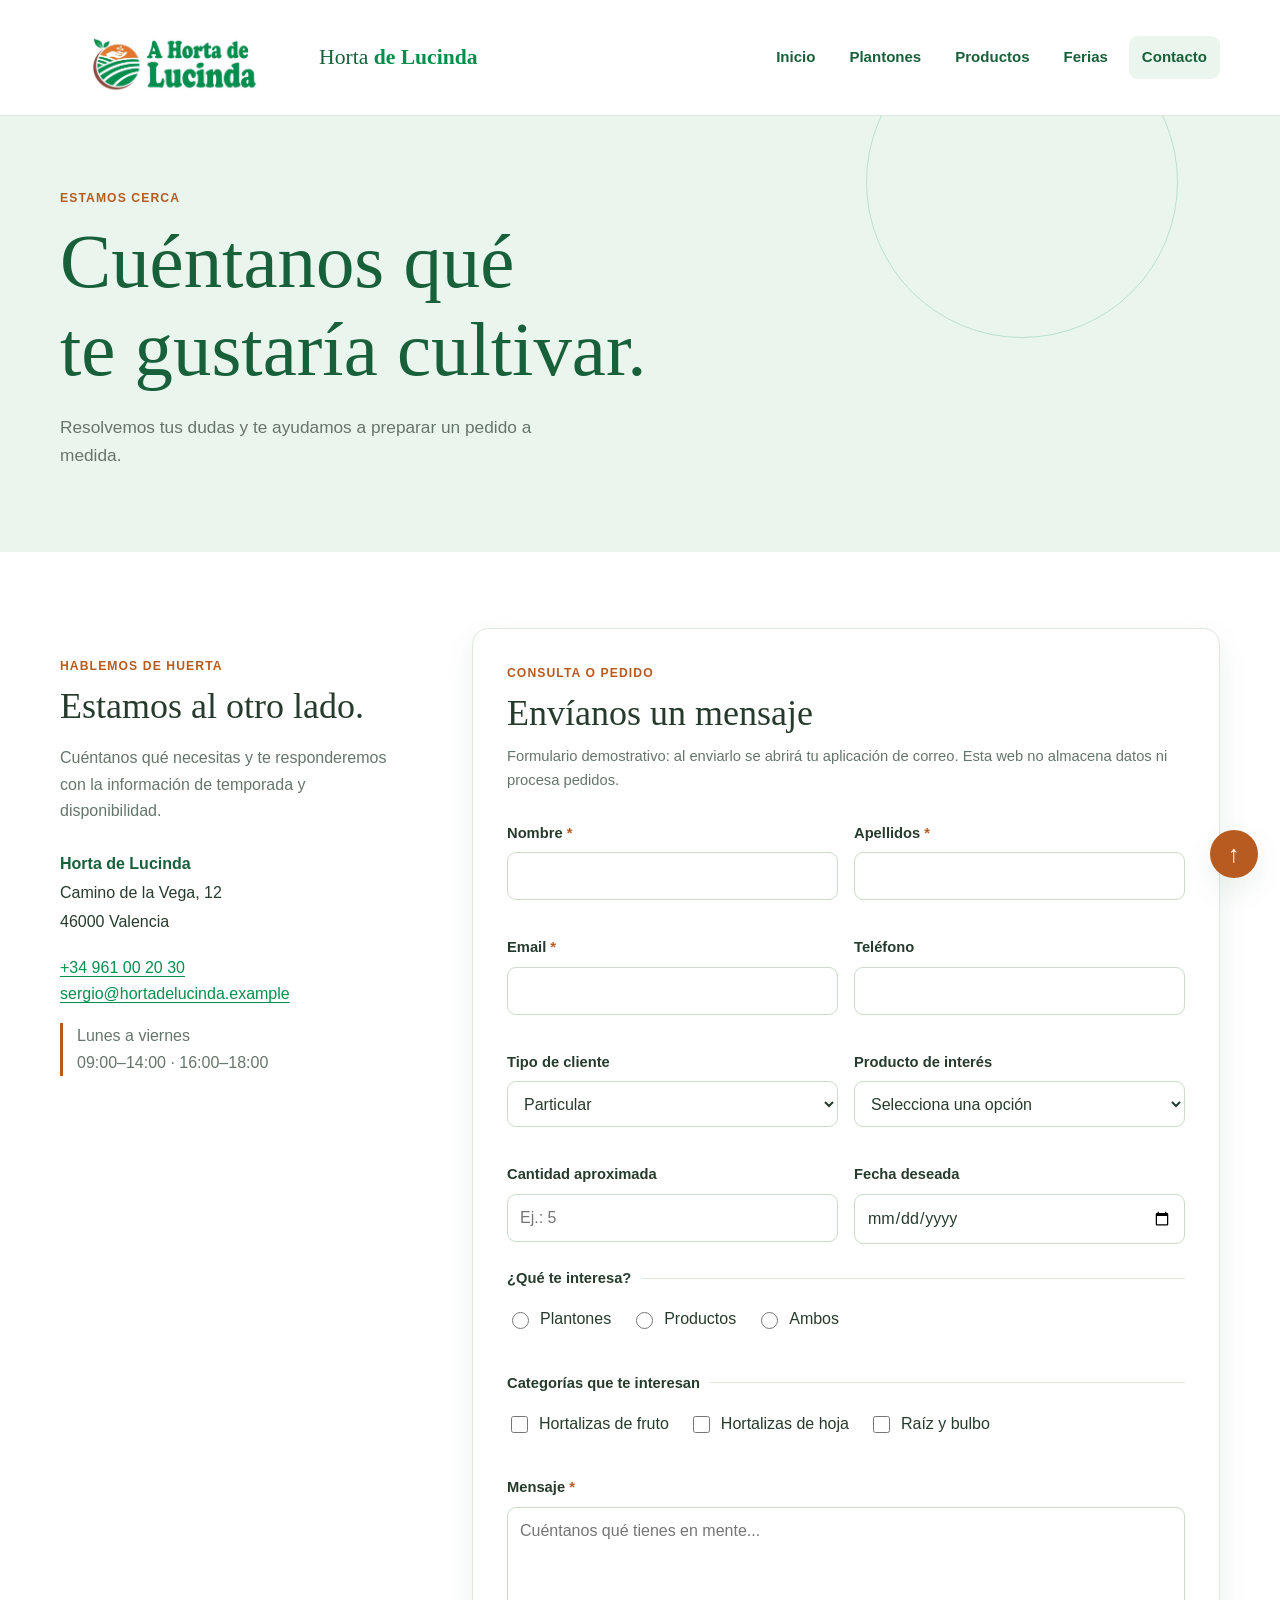
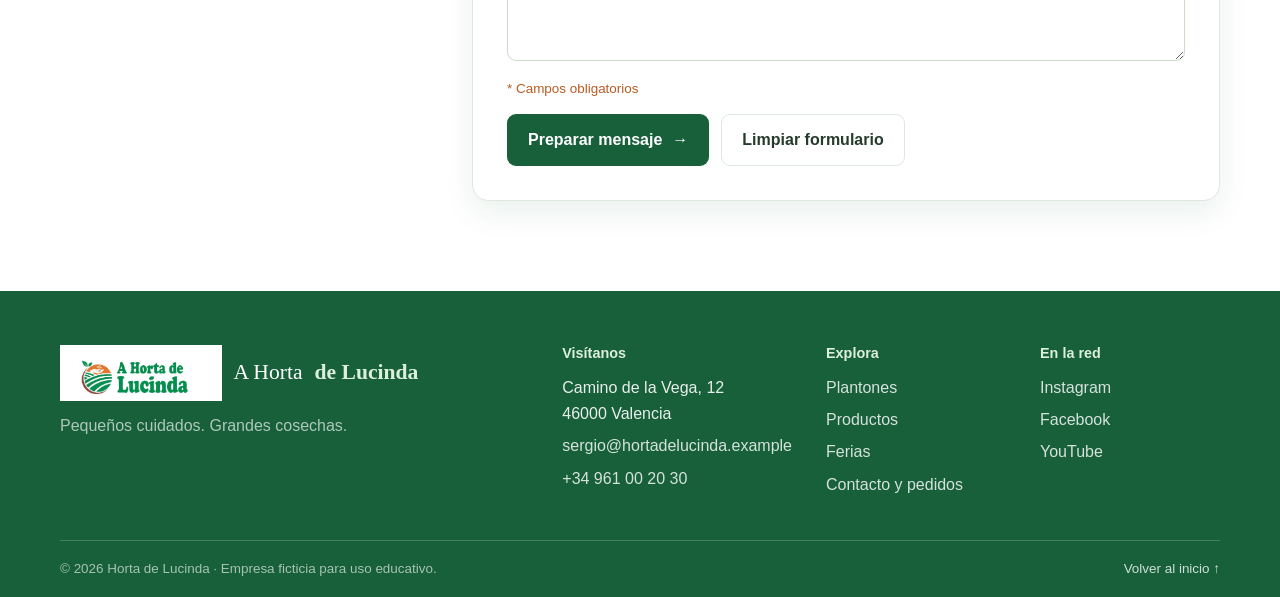
<file: contacto.html>
<!DOCTYPE html>
<html lang="es">
<head>
  <meta charset="UTF-8">
  <meta name="viewport" content="width=device-width, initial-scale=1.0">
  <meta name="description" content="Contacta con Horta de Lucinda para consultar plantones, productos o preparar un pedido.">
  <title>Contacto | Horta de Lucinda</title>
  <link rel="stylesheet" href="css/estilos.css">
</head>
<body id="inicio">
  <header class="site-header">
    <a class="brand" href="index.html" aria-label="Horta de Lucinda, página de inicio">
      <img src="img/logo.png" alt="">
      <span>Horta <strong>de Lucinda</strong></span>
    </a>
    <nav class="main-nav" aria-label="Navegación principal">
      <a href="index.html">Inicio</a>
      <a href="plantones.html">Plantones</a>
      <a href="productos.html">Productos</a>
      <a href="ferias.html">Ferias</a>
      <a href="contacto.html" aria-current="page">Contacto</a>
    </nav>
  </header>

  <main>
    <section class="page-banner page-banner-contact" aria-labelledby="page-title">
      <div class="section-wrap page-banner-inner">
        <p class="eyebrow">Estamos cerca</p>
        <h1 id="page-title">Cuéntanos qué<br>te gustaría cultivar.</h1>
        <p>Resolvemos tus dudas y te ayudamos a preparar un pedido a medida.</p>
      </div>
    </section>

    <section class="contact-section section-wrap" aria-labelledby="form-title">
      <aside class="contact-aside">
        <p class="eyebrow">Hablemos de huerta</p>
        <h2>Estamos al otro lado.</h2>
        <p>Cuéntanos qué necesitas y te responderemos con la información de temporada y disponibilidad.</p>
        <address>
          <strong>Horta de Lucinda</strong><br>
          Camino de la Vega, 12<br>
          46000 Valencia
        </address>
        <p><a href="tel:+34961002030">+34 961 00 20 30</a><br><a href="mailto:sergio@hortadelucinda.example">sergio@hortadelucinda.example</a></p>
        <p class="contact-hours">Lunes a viernes<br>09:00–14:00 · 16:00–18:00</p>
      </aside>

      <div class="form-panel">
        <p class="eyebrow">Consulta o pedido</p>
        <h2 id="form-title">Envíanos un mensaje</h2>
        <p class="form-notice">Formulario demostrativo: al enviarlo se abrirá tu aplicación de correo. Esta web no almacena datos ni procesa pedidos.</p>
        <form action="mailto:sergio@hortadelucinda.example" method="post" enctype="text/plain">
          <div class="form-grid">
            <div class="form-field"><label for="nombre">Nombre <span aria-hidden="true">*</span></label><input type="text" id="nombre" name="nombre" autocomplete="given-name" required></div>
            <div class="form-field"><label for="apellidos">Apellidos <span aria-hidden="true">*</span></label><input type="text" id="apellidos" name="apellidos" autocomplete="family-name" required></div>
            <div class="form-field"><label for="email">Email <span aria-hidden="true">*</span></label><input type="email" id="email" name="email" autocomplete="email" required></div>
            <div class="form-field"><label for="telefono">Teléfono</label><input type="tel" id="telefono" name="telefono" autocomplete="tel" inputmode="tel"></div>
            <div class="form-field"><label for="tipo-cliente">Tipo de cliente</label><select id="tipo-cliente" name="tipo-cliente"><option value="particular">Particular</option><option value="restauracion">Restauración</option><option value="comercio">Comercio</option><option value="otro">Otro</option></select></div>
            <div class="form-field"><label for="producto">Producto de interés</label><select id="producto" name="producto"><option value="">Selecciona una opción</option><option value="tomate">Tomates</option><option value="pimiento">Pimientos</option><option value="lechuga">Lechugas</option><option value="cebolla">Cebollas</option><option value="calabacin">Calabacines</option><option value="pepino">Pepinos</option><option value="berenjena">Berenjenas</option><option value="varios">Varios productos</option></select></div>
            <div class="form-field"><label for="cantidad">Cantidad aproximada</label><input type="number" id="cantidad" name="cantidad" min="1" max="500" step="1" placeholder="Ej.: 5"></div>
            <div class="form-field"><label for="fecha">Fecha deseada</label><input type="date" id="fecha" name="fecha"></div>
          </div>

          <fieldset class="choice-group">
            <legend>¿Qué te interesa?</legend>
            <label class="choice"><input type="radio" name="interes" value="plantones" required><span>Plantones</span></label>
            <label class="choice"><input type="radio" name="interes" value="productos"><span>Productos</span></label>
            <label class="choice"><input type="radio" name="interes" value="ambos"><span>Ambos</span></label>
          </fieldset>

          <fieldset class="choice-group">
            <legend>Categorías que te interesan</legend>
            <label class="choice"><input type="checkbox" name="categoria" value="fruto"><span>Hortalizas de fruto</span></label>
            <label class="choice"><input type="checkbox" name="categoria" value="hoja"><span>Hortalizas de hoja</span></label>
            <label class="choice"><input type="checkbox" name="categoria" value="raiz"><span>Raíz y bulbo</span></label>
          </fieldset>

          <div class="form-field"><label for="mensaje">Mensaje <span aria-hidden="true">*</span></label><textarea id="mensaje" name="mensaje" rows="5" placeholder="Cuéntanos qué tienes en mente..." required></textarea></div>
          <p class="required-note"><span aria-hidden="true">*</span> Campos obligatorios</p>
          <div class="form-actions"><button class="button button-primary" type="submit">Preparar mensaje <span aria-hidden="true">→</span></button><button class="button button-secondary" type="reset">Limpiar formulario</button></div>
        </form>
      </div>
    </section>
  </main>

  <footer class="site-footer">
    <div class="footer-main section-wrap">
      <div class="footer-brand"><a class="brand brand-footer" href="index.html"><img src="img/logo.png" alt="">A Horta <strong>de Lucinda</strong></a><p>Pequeños cuidados. Grandes cosechas.</p></div>
      <div class="footer-column"><h2>Visítanos</h2><address>Camino de la Vega, 12<br>46000 Valencia</address><a href="mailto:sergio@hortadelucinda.example">sergio@hortadelucinda.example</a><a href="tel:+34961002030">+34 961 00 20 30</a></div>
      <div class="footer-column"><h2>Explora</h2><a href="plantones.html">Plantones</a><a href="productos.html">Productos</a><a href="ferias.html">Ferias</a><a href="contacto.html">Contacto y pedidos</a></div>
      <div class="footer-column"><h2>En la red</h2><a href="https://www.instagram.com/" target="_blank" rel="noopener noreferrer">Instagram</a><a href="https://www.facebook.com/" target="_blank" rel="noopener noreferrer">Facebook</a><a href="https://www.youtube.com/" target="_blank" rel="noopener noreferrer">YouTube</a></div>
    </div>
    <div class="footer-bottom section-wrap"><p>© 2026 Horta de Lucinda · Empresa ficticia para uso educativo.</p><a href="#inicio">Volver al inicio ↑</a></div>
  </footer>
  <a class="back-to-top" href="#inicio" aria-label="Volver al inicio de la página" title="Volver arriba">↑</a>
</body>
</html>
</file>
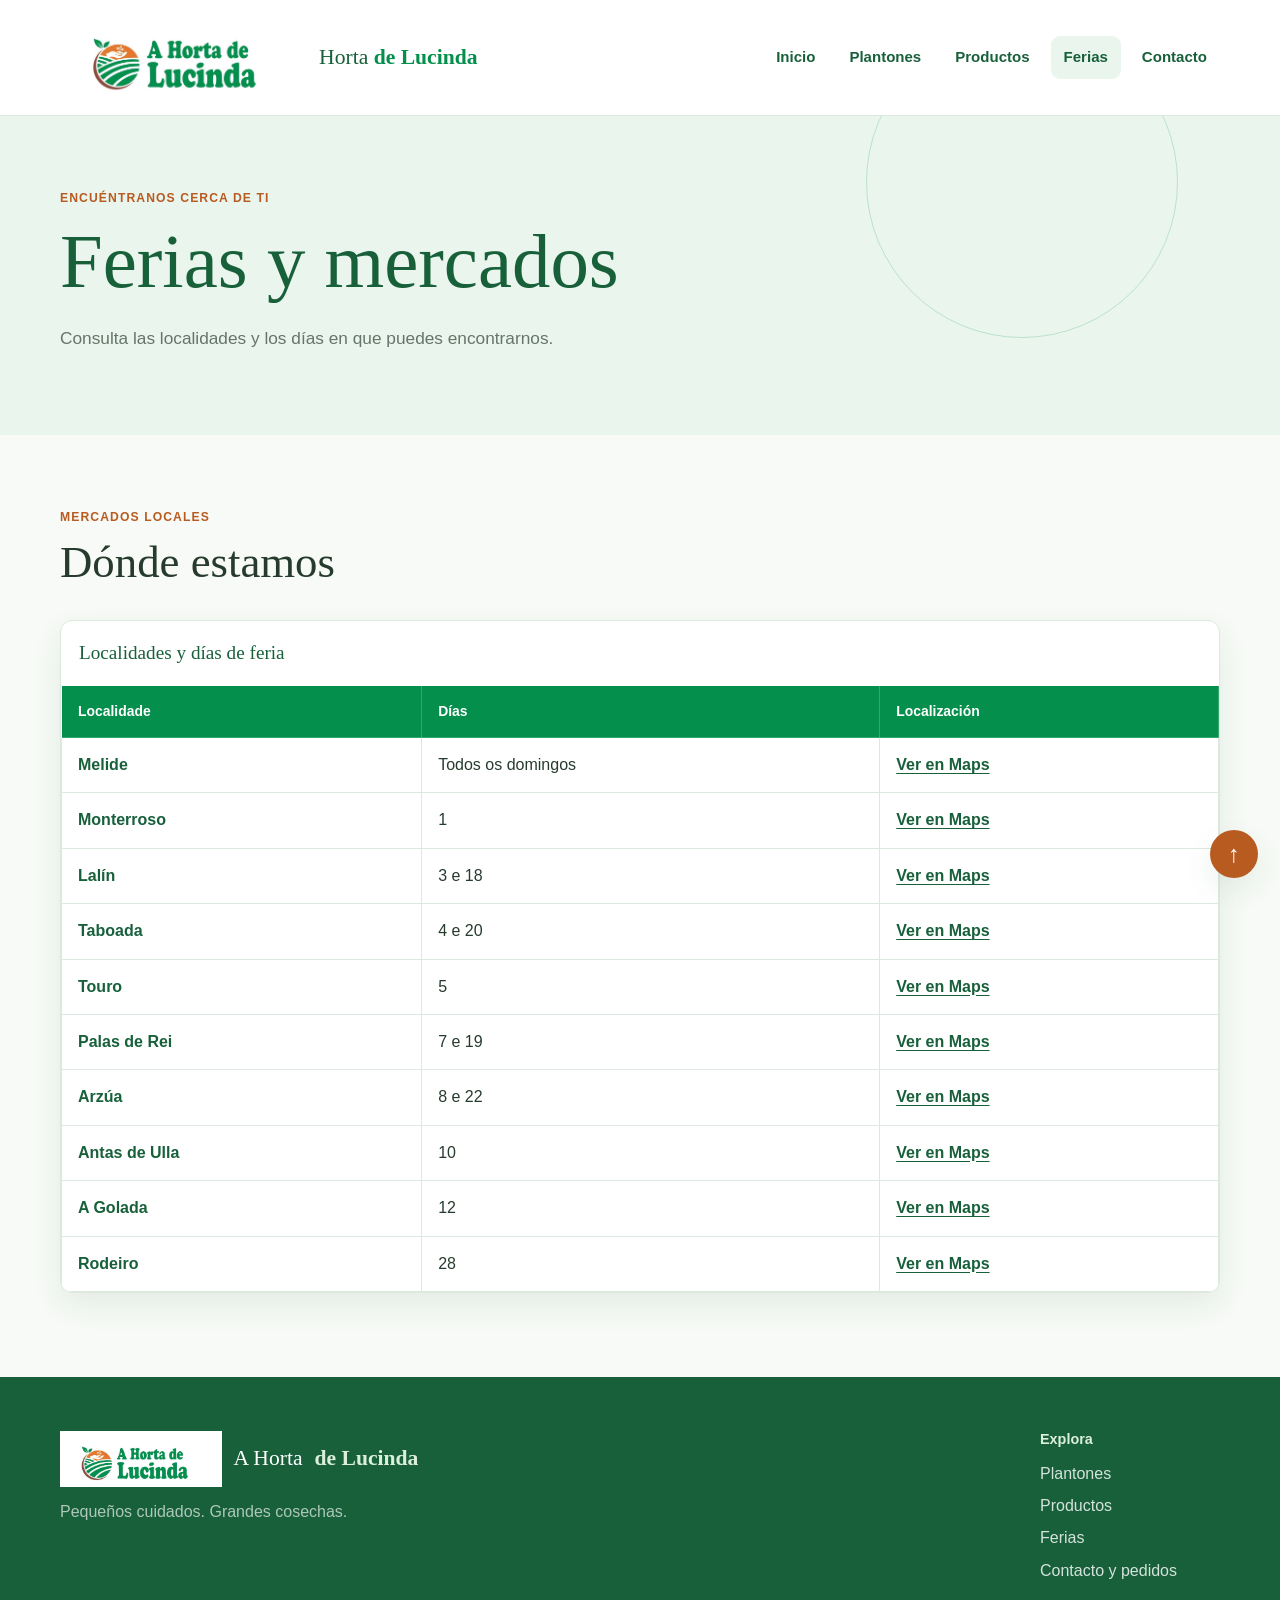
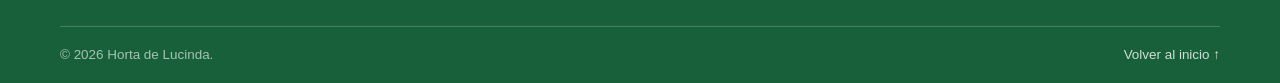
<file: ferias.html>
<!DOCTYPE html>
<html lang="es">
<head>
  <meta charset="UTF-8">
  <meta name="viewport" content="width=device-width, initial-scale=1.0">
  <meta name="description" content="Consulta los días y las localidades de las ferias y mercados de Horta de Lucinda.">
  <title>Ferias y mercados | Horta de Lucinda</title>
  <link rel="stylesheet" href="css/estilos.css">
</head>
<body id="inicio">
  <header class="site-header">
    <a class="brand" href="index.html" aria-label="Horta de Lucinda, página de inicio">
      <img src="img/logo.png" alt="">
      <span>Horta <strong>de Lucinda</strong></span>
    </a>
    <nav class="main-nav" aria-label="Navegación principal">
      <a href="index.html">Inicio</a>
      <a href="plantones.html">Plantones</a>
      <a href="productos.html">Productos</a>
      <a href="ferias.html" aria-current="page">Ferias</a>
      <a href="contacto.html">Contacto</a>
    </nav>
  </header>

  <main>
    <section class="page-banner" aria-labelledby="page-title">
      <div class="section-wrap page-banner-inner">
        <p class="eyebrow">Encuéntranos cerca de ti</p>
        <h1 id="page-title">Ferias y mercados</h1>
        <p>Consulta las localidades y los días en que puedes encontrarnos.</p>
      </div>
    </section>

    <section class="table-section" aria-labelledby="markets-title">
      <div class="section-wrap">
        <div class="section-heading">
          <div>
            <p class="eyebrow">Mercados locales</p>
            <h2 id="markets-title">Dónde estamos</h2>
          </div>
        </div>
        <div class="table-scroll" tabindex="0" aria-label="Tabla de localidades, días y ubicaciones de los mercados">
          <table>
            <caption>Localidades y días de feria</caption>
            <thead>
              <tr>
                <th scope="col">Localidade</th>
                <th scope="col">Días</th>
                <th scope="col">Localización</th>
              </tr>
            </thead>
            <tbody>
              <tr><th scope="row">Melide</th><td>Todos os domingos</td><td><a class="market-map-link" href="https://maps.app.goo.gl/rJrdpgmHFLzibC266" target="_blank" rel="noopener noreferrer">Ver en Maps</a></td></tr>
              <tr><th scope="row">Monterroso</th><td>1</td><td><a class="market-map-link" href="https://maps.app.goo.gl/cjsAgvaX8LRahzaR6" target="_blank" rel="noopener noreferrer">Ver en Maps</a></td></tr>
              <tr><th scope="row">Lalín</th><td>3 e 18</td><td><a class="market-map-link" href="https://maps.app.goo.gl/8kxyv16nBdrNjVNb8" target="_blank" rel="noopener noreferrer">Ver en Maps</a></td></tr>
              <tr><th scope="row">Taboada</th><td>4 e 20</td><td><a class="market-map-link" href="https://maps.app.goo.gl/ahDgitoMNH7zJQEf8" target="_blank" rel="noopener noreferrer">Ver en Maps</a></td></tr>
              <tr><th scope="row">Touro</th><td>5</td><td><a class="market-map-link" href="https://maps.app.goo.gl/HtcRc96omS89p4SP8" target="_blank" rel="noopener noreferrer">Ver en Maps</a></td></tr>
              <tr><th scope="row">Palas de Rei</th><td>7 e 19</td><td><a class="market-map-link" href="https://maps.app.goo.gl/kkrVPUsozTDWG9x66" target="_blank" rel="noopener noreferrer">Ver en Maps</a></td></tr>
              <tr><th scope="row">Arzúa</th><td>8 e 22</td><td><a class="market-map-link" href="https://maps.app.goo.gl/muwdnUzsfDT1NG9x5" target="_blank" rel="noopener noreferrer">Ver en Maps</a></td></tr>
              <tr><th scope="row">Antas de Ulla</th><td>10</td><td><a class="market-map-link" href="https://maps.app.goo.gl/YvpwRVAuR6PVwMfW7" target="_blank" rel="noopener noreferrer">Ver en Maps</a></td></tr>
              <tr><th scope="row">A Golada</th><td>12</td><td><a class="market-map-link" href="https://maps.app.goo.gl/CiUJ7SXSMxVQ7JDW6" target="_blank" rel="noopener noreferrer">Ver en Maps</a></td></tr>
              <tr><th scope="row">Rodeiro</th><td>28</td><td><a class="market-map-link" href="https://maps.app.goo.gl/1g6jUS8Vt7GbYWuCA" target="_blank" rel="noopener noreferrer">Ver en Maps</a></td></tr>
            </tbody>
          </table>
        </div>
      </div>
    </section>
  </main>

  <footer class="site-footer">
    <div class="footer-main section-wrap">
      <div class="footer-brand">
        <a class="brand brand-footer" href="index.html"><img src="img/logo.png" alt="">A Horta <strong>de Lucinda</strong></a>
        <p>Pequeños cuidados. Grandes cosechas.</p>
      </div>
      <div class="footer-column">
        <h2>Explora</h2>
        <a href="plantones.html">Plantones</a>
        <a href="productos.html">Productos</a>
        <a href="ferias.html">Ferias</a>
        <a href="contacto.html">Contacto y pedidos</a>
      </div>
    </div>
    <div class="footer-bottom section-wrap">
      <p>© 2026 Horta de Lucinda.</p>
      <a href="#inicio">Volver al inicio ↑</a>
    </div>
  </footer>

  <a class="back-to-top" href="#inicio" aria-label="Volver al inicio de la página" title="Volver arriba">↑</a>
</body>
</html>
</file>
<file: css/estilos.css>
/* ===== VARIABLES Y ESTILOS GENERALES ===== */
:root {
  color-scheme: light;
  --ink: #263b2d;
  --muted: #66756b;
  --green: #048f4c;
  --green-dark: #17603a;
  --green-pale: #eaf5ed;
  --green-soft: #f7faf6;
  --orange: #b85b21;
  --orange-pale: #fff3e8;
  --orange-line: #f1ddcd;
  --paper: #ffffff;
  --white: #ffffff;
  --line: #dfe8df;
  --shadow: 0 12px 30px rgba(23, 96, 58, 0.09);
  --radius-card: 16px;
  --radius-control: 9px;
  --content-width: 1160px;
}

* { box-sizing: border-box; }
html { scroll-behavior: smooth; }
body {
  margin: 0;
  background: var(--paper);
  color: var(--ink);
  font-family: "Trebuchet MS", "Segoe UI", sans-serif;
  font-size: 16px;
  line-height: 1.65;
}
img, video { display: block; max-width: 100%; }
img { object-fit: cover; }
a { color: inherit; }
a:focus-visible, button:focus-visible, input:focus-visible, select:focus-visible, textarea:focus-visible, .table-scroll:focus-visible {
  outline: 3px solid var(--orange);
  outline-offset: 3px;
}
h1, h2, h3, p { margin-top: 0; }
h1, h2, h3 { line-height: 1.15; }
h1, h2 { font-family: Georgia, "Times New Roman", serif; font-weight: 500; }
.section-wrap { width: min(var(--content-width), calc(100% - 48px)); margin-inline: auto; }
.eyebrow, .card-kicker {
  margin-bottom: 10px;
  color: var(--orange);
  font-size: 0.76rem;
  font-weight: 800;
  letter-spacing: 0.09em;
  text-transform: uppercase;
}
.button {
  display: inline-flex;
  min-height: 48px;
  align-items: center;
  justify-content: center;
  gap: 10px;
  padding: 12px 20px;
  border: 1px solid transparent;
  border-radius: var(--radius-control);
  font: inherit;
  font-weight: 700;
  text-decoration: none;
  cursor: pointer;
  transition: background-color 180ms ease, color 180ms ease, transform 180ms ease;
}
.button:hover { transform: translateY(-2px); }
.button-light { background: var(--white); color: var(--green-dark); }
.button-light:hover { background: var(--green-pale); }
.button-primary { background: var(--green-dark); color: var(--white); }
.button-primary:hover { background: #104d2e; }
.button-secondary { border-color: var(--line); background: transparent; color: var(--ink); }
.button-secondary:hover { background: var(--green-pale); }
.text-link { color: var(--green); font-weight: 800; text-decoration-thickness: 1px; text-underline-offset: 4px; }
.text-link:hover { color: var(--orange); }

/* ===== CABECERA Y NAVEGACIÓN ===== */
.site-header {
  position: relative;
  z-index: 2;
  display: flex;
  min-height: 116px;
  align-items: center;
  justify-content: space-between;
  gap: 24px;
  padding: 12px max(24px, calc((100% - var(--content-width)) / 2));
  background: var(--white);
  border-bottom: 1px solid var(--line);
}
.brand { display: inline-flex; align-items: center; gap: 11px; color: var(--green-dark); font-family: Georgia, "Times New Roman", serif; font-size: 1.35rem; text-decoration: none; white-space: nowrap; }
.brand img { width: auto; height: 86px; max-width: 300px; border-radius: 0; object-fit: contain; }
.brand strong { color: var(--green); font-weight: 600; }
.main-nav { display: flex; flex-wrap: wrap; align-items: center; justify-content: flex-end; gap: 8px; }
.main-nav a { padding: 9px 13px; border-radius: var(--radius-control); color: var(--green-dark); font-size: 0.94rem; font-weight: 700; text-decoration: none; transition: background-color 180ms ease, color 180ms ease; }
.main-nav a:hover { background: var(--orange-pale); color: var(--orange); }
.main-nav a[aria-current="page"] { background: var(--green-pale); color: var(--green-dark); }

/* ===== INICIO ===== */
.hero { position: relative; display: flex; min-height: 590px; align-items: center; overflow: hidden; background: var(--green-dark); color: var(--white); }
.hero-image, .hero-shade { position: absolute; inset: 0; width: 100%; height: 100%; }
.hero-image { object-position: center 55%; }
.hero-shade { background: linear-gradient(90deg, rgba(25, 65, 35, 0.72), rgba(25, 65, 35, 0.32) 58%, rgba(25, 65, 35, 0.02)); }
.hero-copy { position: relative; z-index: 1; width: min(var(--content-width), calc(100% - 48px)); margin: 0 auto; padding: 70px 0; }
.hero-copy .eyebrow { color: #ffd2a9; }
.hero-copy h1 { max-width: 720px; margin-bottom: 20px; font-size: clamp(3rem, 6vw, 5.7rem); }
.hero-copy > p:not(.eyebrow) { max-width: 490px; margin-bottom: 28px; color: rgba(255, 255, 255, 0.88); font-size: 1.1rem; }
.hero-stamp { position: absolute; right: max(32px, calc((100% - var(--content-width)) / 2)); bottom: 42px; display: grid; width: 108px; height: 108px; place-content: center; border: 1px solid rgba(255, 255, 255, 0.75); border-radius: 50%; color: var(--white); font-family: Georgia, "Times New Roman", serif; font-size: 0.92rem; line-height: 1.25; text-align: center; transform: rotate(8deg); }
.intro { display: flex; align-items: flex-start; justify-content: space-between; gap: 64px; padding-block: 92px; }
.intro-copy { flex: 1 1 48%; }
.intro h2, .section-heading h2, .care-layout h2, .contact-aside h2, .form-panel h2 { margin-bottom: 0; font-size: clamp(2.1rem, 4vw, 3.2rem); }
.intro-text { flex: 1 1 44%; max-width: 510px; color: var(--muted); }
.intro-text strong { color: var(--green-dark); }
.offer-section { padding-block: 76px 88px; background: var(--green-pale); }
.section-heading { display: flex; align-items: end; justify-content: space-between; gap: 30px; margin-bottom: 32px; }
.section-heading > p { max-width: 350px; margin-bottom: 4px; color: var(--muted); }
.section-heading h2 { margin: 0; font-size: clamp(2rem, 4vw, 2.8rem); }
.feature-grid { display: flex; flex-wrap: wrap; gap: 24px; }
.feature-card { display: flex; flex: 1 1 420px; min-width: 0; overflow: hidden; border: 1px solid var(--line); border-radius: var(--radius-card); background: var(--white); box-shadow: var(--shadow); transition: transform 180ms ease, box-shadow 180ms ease; }
.feature-card:hover { transform: translateY(-3px); box-shadow: 0 16px 34px rgba(23, 96, 58, 0.12); }
.feature-image-link { flex: 0 0 44%; min-height: 300px; overflow: hidden; }
.feature-image-link img { width: 100%; height: 100%; transition: transform 350ms ease; }
.feature-image-link:hover img { transform: scale(1.04); }
.feature-card-copy { align-self: center; padding: 28px; }
.feature-card-copy h3 { margin-bottom: 12px; font-family: Georgia, "Times New Roman", serif; font-size: 1.65rem; font-weight: 500; }
.feature-card-copy > p:not(.eyebrow) { color: var(--muted); }
.season-row { display: flex; align-items: stretch; gap: 44px; padding-block: 72px; }
.season-note { position: relative; display: flex; flex: 1 1 62%; gap: 22px; padding: 30px; border: 1px solid var(--orange-line); border-radius: var(--radius-card); background: var(--orange-pale); }
.season-note h2 { margin-bottom: 12px; font-size: 1.75rem; }
.season-note p:not(.eyebrow) { color: var(--muted); }
.season-mark { color: var(--orange); font-size: 2rem; line-height: 1; }
.season-detail { align-self: center; flex: 1 1 38%; color: var(--muted); }
.media-section { padding-block: 76px 88px; background: var(--green-soft); }
.media-grid { display: flex; align-items: start; gap: 30px; }
.video-frame { flex: 1 1 64%; margin: 0; }
.video-frame video { width: 100%; aspect-ratio: 16 / 9; background: var(--green-dark); }
.video-frame figcaption { padding-top: 10px; color: var(--muted); font-size: 0.9rem; }
.audio-panel { flex: 1 1 36%; padding: 26px; border: 1px solid var(--line); border-top: 4px solid var(--green); border-radius: var(--radius-card); background: var(--white); box-shadow: var(--shadow); }
.audio-panel h3 { font-family: Georgia, "Times New Roman", serif; font-size: 1.5rem; font-weight: 500; }
.audio-panel > p:not(.eyebrow) { color: var(--muted); }
.audio-panel audio { width: 100%; margin-top: 12px; }
.back-to-top { position: fixed; z-index: 5; right: 22px; bottom: 22px; display: grid; width: 48px; height: 48px; place-items: center; border-radius: 50%; background: var(--orange); color: var(--white); font-size: 1.5rem; line-height: 1; text-decoration: none; box-shadow: var(--shadow); transition: background-color 180ms ease, transform 180ms ease; }
.back-to-top:hover { transform: translateY(-3px); background: var(--green); }

/* ===== CABECERAS INTERIORES ===== */
.page-banner { position: relative; overflow: hidden; background: var(--green-pale); }
.page-banner::after { position: absolute; top: -90px; right: 8%; width: 310px; height: 310px; border: 1px solid rgba(4, 143, 76, 0.2); border-radius: 50%; content: ""; }
.page-banner-inner { position: relative; z-index: 1; padding-block: 72px 82px; }
.page-banner h1 { margin-bottom: 18px; color: var(--green-dark); font-size: clamp(2.9rem, 6vw, 5rem); }
.page-banner-inner > p:last-child { max-width: 520px; margin-bottom: 0; color: var(--muted); font-size: 1.08rem; }
.page-banner-products, .page-banner-contact { background: var(--green-pale); }

/* ===== PLANTONES Y PRODUCTOS ===== */
.catalog-section { padding-block: 76px 88px; }
.card-grid { display: flex; flex-wrap: wrap; align-items: stretch; gap: 22px; }
.catalog-card { flex: 1 1 calc(25% - 22px); min-width: 220px; overflow: hidden; border: 1px solid var(--line); border-radius: var(--radius-card); background: var(--white); box-shadow: 0 5px 18px rgba(23, 96, 58, 0.05); transition: transform 180ms ease, box-shadow 180ms ease; }
.catalog-card:hover { transform: translateY(-4px); box-shadow: var(--shadow); }
.catalog-card > img { width: 100%; height: 205px; background: var(--green-pale); }
.catalog-card-body { padding: 20px; }
.catalog-card-body .card-kicker { min-height: 1.3em; margin-bottom: 7px; font-size: 0.68rem; }
.catalog-card-body h3 { margin-bottom: 9px; font-family: Georgia, "Times New Roman", serif; font-size: 1.55rem; font-weight: 500; }
.catalog-card-body > p:not(.card-kicker):not(.card-meta) { min-height: 4.8em; margin-bottom: 14px; color: var(--muted); font-size: 0.93rem; }
.card-meta { display: flex; align-items: baseline; justify-content: space-between; gap: 12px; margin-bottom: 0; padding-top: 12px; border-top: 1px solid var(--line); }
.card-meta strong { color: var(--green-dark); font-size: 1.12rem; }
.card-meta span { color: var(--muted); font-size: 0.85rem; }
.care-section { padding-block: 72px; background: var(--green-pale); }
.care-layout { display: flex; align-items: flex-start; gap: 64px; }
.care-layout > div:first-child { flex: 0 1 34%; }
.care-layout > div:first-child > p:last-child { color: var(--muted); }
.care-lists { display: flex; flex: 1 1 66%; gap: 36px; }
.care-list-block { flex: 1 1 50%; }
.care-list-block h3 { font-family: Georgia, "Times New Roman", serif; font-size: 1.35rem; font-weight: 500; }
.care-list-block ul, .care-list-block ol { padding-left: 22px; color: #506157; }
.care-list-block li { margin-bottom: 9px; padding-left: 3px; }
.care-list-block li::marker { color: var(--orange); font-weight: 700; }
.care-list-block ol ul { margin-top: 8px; }

/* ===== TABLA DE PRODUCTOS ===== */
.table-section { padding-block: 72px 84px; background: var(--green-soft); }
.table-scroll { overflow-x: auto; border: 1px solid var(--line); border-radius: 12px; background: var(--white); box-shadow: var(--shadow); }
table { width: 100%; min-width: 760px; border-collapse: collapse; text-align: left; }
caption { padding: 16px 18px; color: var(--green-dark); font-family: Georgia, "Times New Roman", serif; font-size: 1.2rem; text-align: left; }
thead { background: var(--green); color: var(--white); }
th, td { padding: 14px 16px; border: 1px solid var(--line); }
thead th { border-color: rgba(255, 255, 255, 0.2); font-size: 0.87rem; }
tbody th { color: var(--green-dark); }
tbody tr { transition: background-color 150ms ease; }
tbody tr:hover { background: var(--green-pale); }
tbody th[scope="rowgroup"] { min-width: 150px; background: var(--green-soft); vertical-align: middle; }
tfoot td { background: var(--green-soft); color: var(--muted); font-size: 0.9rem; }
.availability { display: inline-block; padding: 4px 9px; border-radius: 999px; background: var(--green-pale); color: var(--green-dark); font-size: 0.82rem; font-weight: 700; white-space: nowrap; }
.availability-limited { background: var(--orange-pale); color: var(--orange); }
.market-map-link { color: var(--green-dark); font-weight: 700; text-underline-offset: 3px; }
.table-note { margin: 20px 0 0; color: var(--muted); }

/* ===== FORMULARIO DE CONTACTO ===== */
.contact-section { display: flex; align-items: flex-start; gap: 64px; padding-block: 76px 90px; }
.contact-aside { position: relative; flex: 0 0 30%; padding: 28px 0; }
.contact-aside h2 { margin-bottom: 18px; font-size: 2.25rem; }
.contact-aside > p:not(.eyebrow) { color: var(--muted); }
.contact-aside address { margin-block: 26px 18px; font-style: normal; line-height: 1.8; }
.contact-aside address strong { color: var(--green-dark); }
.contact-aside a { color: var(--green); text-decoration-thickness: 1px; text-underline-offset: 3px; }
.contact-hours { padding-left: 14px; border-left: 3px solid var(--orange); }
.form-panel { flex: 1 1 70%; padding: 34px; border: 1px solid var(--line); border-radius: var(--radius-card); background: var(--white); box-shadow: var(--shadow); }
.form-panel h2 { margin-bottom: 10px; font-size: 2.25rem; }
.form-notice { max-width: 700px; margin-bottom: 28px; color: var(--muted); font-size: 0.92rem; }
.form-grid { display: flex; flex-wrap: wrap; gap: 18px 16px; }
.form-field { display: flex; flex: 1 1 calc(50% - 16px); min-width: 220px; flex-direction: column; gap: 7px; margin-bottom: 17px; }
.form-field label, .choice-group legend { color: var(--ink); font-size: 0.92rem; font-weight: 800; }
.form-field label span, .required-note { color: var(--orange); }
.form-field input, .form-field select, .form-field textarea { width: 100%; min-height: 46px; padding: 10px 12px; border: 1px solid #cbdaca; border-radius: var(--radius-control); background: var(--white); color: var(--ink); font: inherit; transition: border-color 160ms ease, box-shadow 160ms ease; }
.form-field textarea { min-height: 130px; resize: vertical; }
.form-field input:hover, .form-field select:hover, .form-field textarea:hover { border-color: var(--green); }
.form-field input:focus, .form-field select:focus, .form-field textarea:focus { border-color: var(--green); outline: none; box-shadow: 0 0 0 3px rgba(4, 143, 76, 0.16); }
.choice-group { display: flex; flex-wrap: wrap; gap: 12px 20px; margin: 5px 0 22px; padding: 16px 0; border: 0; border-top: 1px solid var(--line); }
.choice-group legend { padding: 0 10px 0 0; }
.choice { display: inline-flex; align-items: center; gap: 8px; cursor: pointer; }
.choice input { width: 17px; height: 17px; accent-color: var(--green); }
.required-note { margin: 0 0 14px; font-size: 0.84rem; }
.form-actions { display: flex; flex-wrap: wrap; gap: 12px; }

/* ===== PIE DE PÁGINA ===== */
.site-footer { background: var(--green-dark); color: rgba(255, 255, 255, 0.9); }
.footer-main { display: flex; flex-wrap: wrap; justify-content: space-between; gap: 34px; padding-block: 54px 42px; }
.footer-brand { flex: 1 1 210px; }
.brand-footer { display: flex; width: fit-content; max-width: 100%; flex-wrap: wrap; align-items: center; gap: 12px; margin-bottom: 12px; color: var(--white); font-size: 1.35rem; white-space: normal; }
.brand-footer img { width: auto; height: 56px; max-width: 180px; border-radius: 0; object-fit: contain; }
.brand-footer strong { color: #dcefd9; }
.footer-brand p { color: rgba(255, 255, 255, 0.65); }
.footer-column { display: flex; flex: 0 1 180px; flex-direction: column; gap: 6px; }
.footer-column h2 { margin-bottom: 7px; color: #dcefd9; font-family: inherit; font-size: 0.9rem; font-weight: 800; }
.footer-column address { font-style: normal; }
.footer-column a { width: fit-content; color: rgba(255, 255, 255, 0.82); text-decoration: none; }
.footer-column a:hover, .footer-bottom a:hover { color: #ffd2a9; }
.footer-bottom { display: flex; flex-wrap: wrap; justify-content: space-between; gap: 14px; padding-block: 17px; border-top: 1px solid rgba(255, 255, 255, 0.2); color: rgba(255, 255, 255, 0.62); font-size: 0.84rem; }
.footer-bottom p { margin: 0; }
.footer-bottom a { color: rgba(255, 255, 255, 0.8); text-decoration: none; }

/* ===== RESPONSIVE ===== */
@media (max-width: 900px) {
  .site-header { align-items: flex-start; flex-direction: column; gap: 8px; padding-block: 14px; }
  .main-nav { justify-content: flex-start; }
  .intro, .care-layout, .contact-section { gap: 36px; }
  .care-lists { flex-direction: column; gap: 18px; }
  .catalog-card { flex-basis: calc(33.333% - 22px); }
  .contact-section { flex-direction: column; }
  .contact-aside { width: 100%; padding-block: 0; }
  .form-panel { width: 100%; }
}
@media (max-width: 650px) {
  .section-wrap { width: min(100% - 36px, var(--content-width)); }
  .site-header { padding-inline: 18px; }
  .brand { max-width: 100%; flex-wrap: wrap; white-space: normal; }
  .brand img { height: 64px; max-width: min(210px, 58vw); }
  .main-nav { width: 100%; gap: 2px; }
  .main-nav a { padding: 8px 10px; font-size: 0.88rem; }
  .hero { min-height: 530px; }
  .hero-copy { width: calc(100% - 36px); padding-block: 60px; }
  .hero-copy h1 { font-size: clamp(2.75rem, 12vw, 4.2rem); }
  .hero-stamp { right: 22px; bottom: 22px; width: 80px; height: 80px; font-size: 0.72rem; }
  .intro { flex-direction: column; gap: 22px; padding-block: 64px; }
  .section-heading { align-items: flex-start; flex-direction: column; gap: 12px; }
  .offer-section, .media-section, .catalog-section { padding-block: 58px; }
  .feature-card { flex-direction: column; }
  .feature-image-link { flex-basis: auto; height: 230px; min-height: 0; }
  .feature-card-copy { padding: 23px; }
  .season-row { flex-direction: column; gap: 22px; padding-block: 52px; }
  .season-note { padding: 22px; }
  .media-grid { flex-direction: column; }
  .video-frame, .audio-panel { width: 100%; }
  .page-banner-inner { padding-block: 56px 62px; }
  .page-banner::after { right: -180px; }
  .catalog-card { flex-basis: calc(50% - 22px); min-width: 0; }
  .catalog-card > img { height: 170px; }
  .catalog-card-body { padding: 15px; }
  .catalog-card-body > p:not(.card-kicker):not(.card-meta) { min-height: 0; }
  .care-layout { flex-direction: column; }
  .care-lists { width: 100%; }
  .table-section { padding-block: 58px; }
  .contact-section { padding-block: 56px 66px; }
  .form-panel { padding: 23px 18px; }
  .form-grid { gap: 0; }
  .form-field { flex-basis: 100%; min-width: 0; }
  .choice-group { gap: 12px; }
  .form-actions { align-items: stretch; flex-direction: column; }
  .footer-main { gap: 28px; padding-block: 42px 30px; }
  .footer-brand { flex-basis: 100%; }
  .brand-footer { gap: 8px; font-size: 0.95rem; }
  .brand-footer img { height: 48px; max-width: min(150px, 44vw); }
  .footer-column { flex: 1 1 40%; }
  .footer-bottom { align-items: flex-start; flex-direction: column; }
  .back-to-top { right: 14px; bottom: 14px; width: 44px; height: 44px; }
}
@media (max-width: 390px) {
  .catalog-card { flex-basis: 100%; }
  .catalog-card > img { height: 210px; }
  .main-nav a { padding-inline: 8px; font-size: 0.82rem; }
}
@media (prefers-reduced-motion: reduce) {
  html { scroll-behavior: auto; }
  *, *::before, *::after { scroll-behavior: auto !important; transition-duration: 0.01ms !important; }
}
</file>
